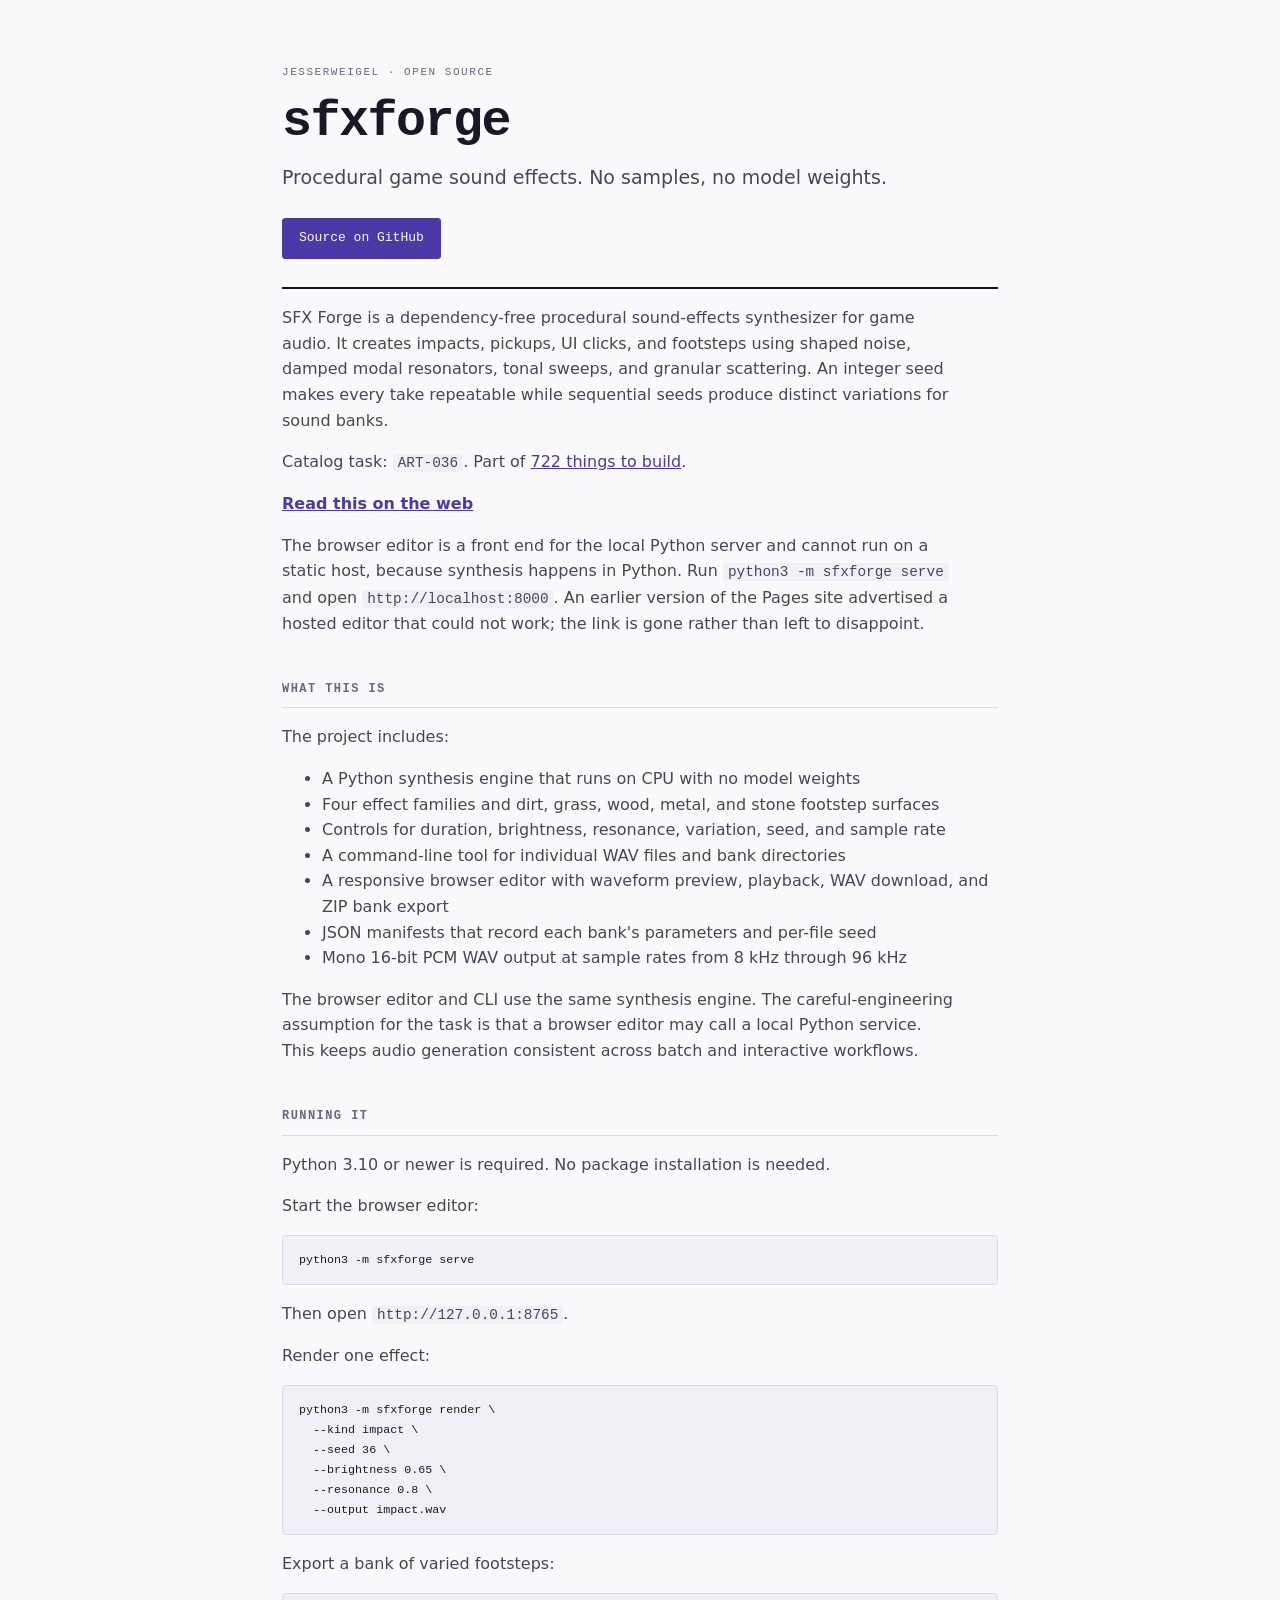
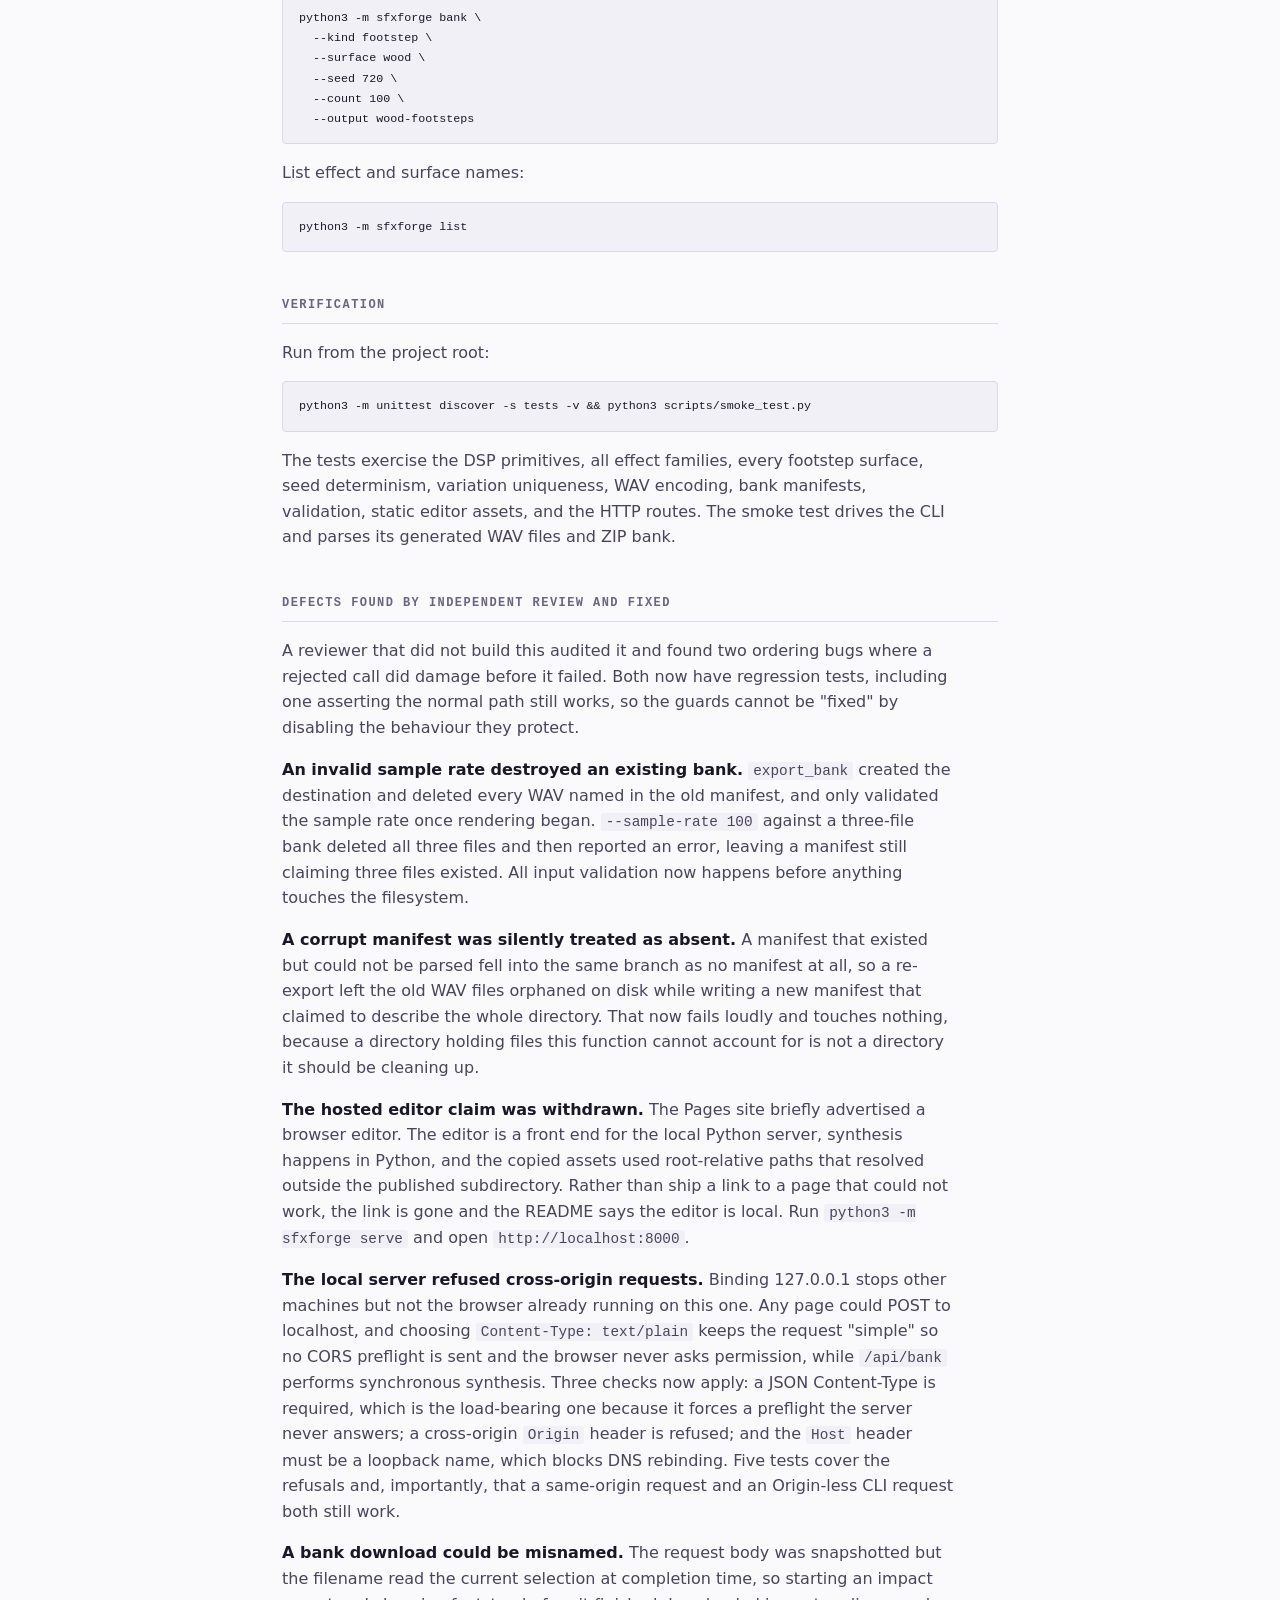
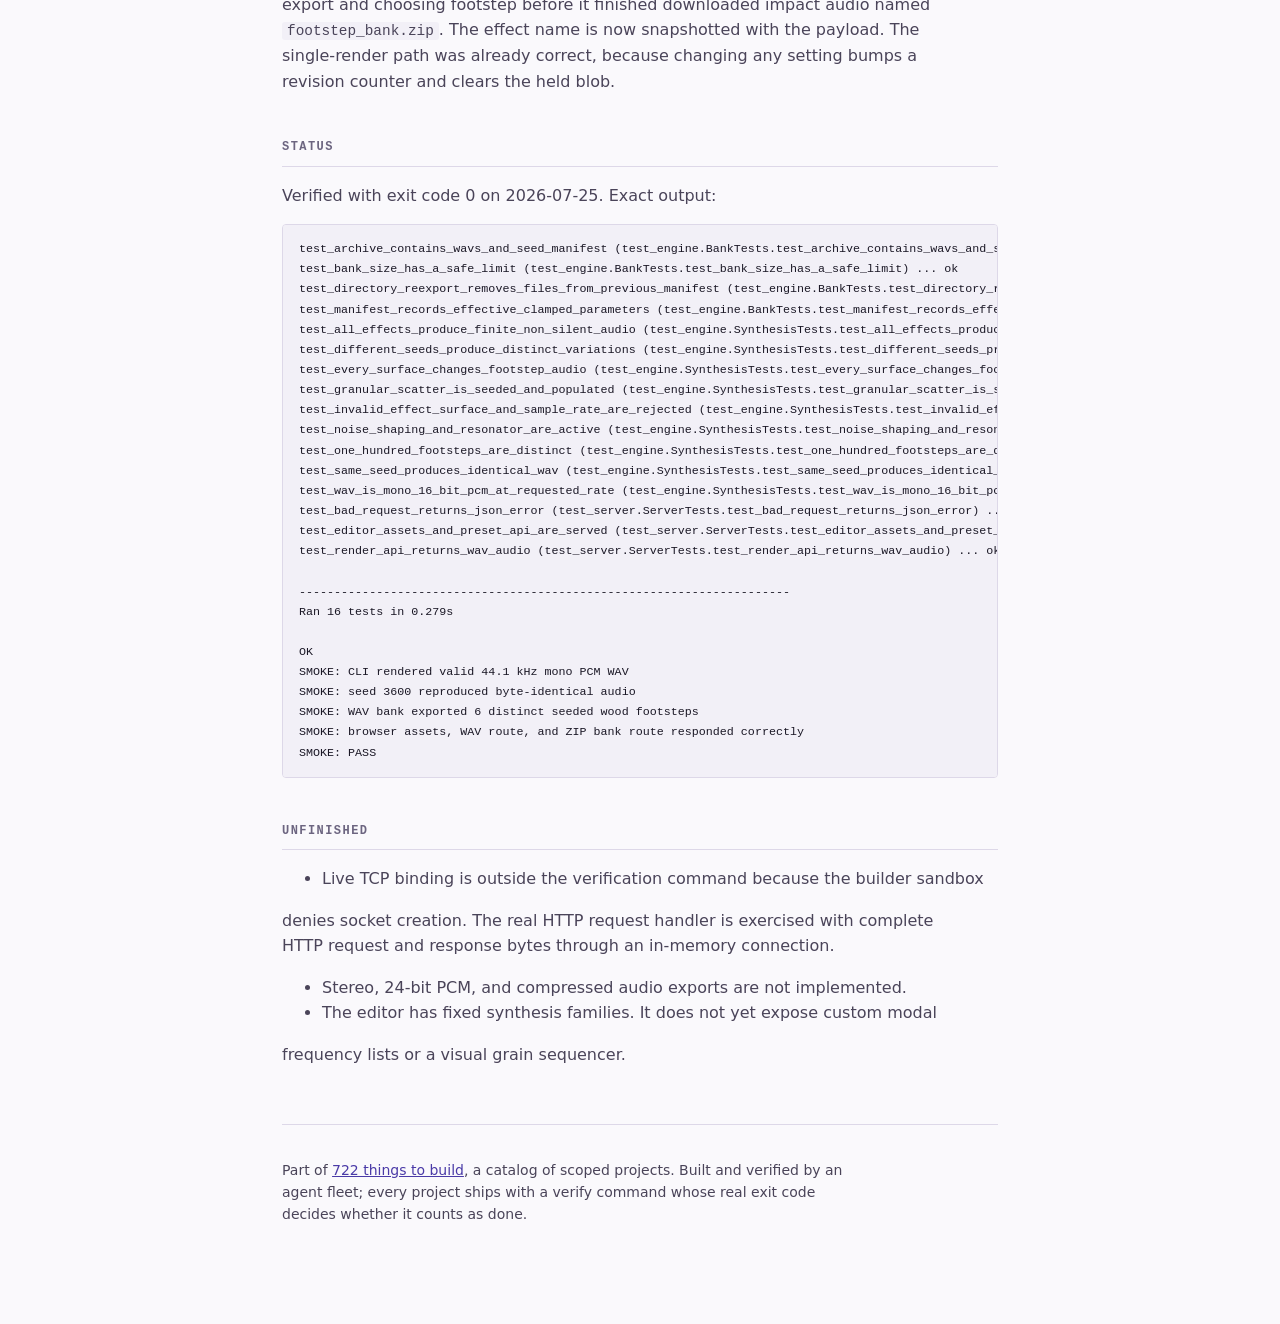
<file: docs/index.html>
<!doctype html>
<!-- generated by tools/make_pages.py -->
<html lang="en">
<head>
<meta charset="utf-8">
<meta name="viewport" content="width=device-width, initial-scale=1">
<title>sfxforge</title>
<meta name="description" content="Procedural game sound effects. No samples, no model weights.">
<style>
:root{color-scheme:light;--bg:#FAF9FC;--bg2:#F2F0F7;--ink:#1B1826;--ink2:#4A4459;
--ink3:#6C6580;--rule:#DDD8E8;--accent:#4A3AA7;--code:#F2F0F7;
--mono:ui-monospace,"SF Mono","Cascadia Mono","Roboto Mono",Menlo,Consolas,monospace;
--sans:ui-sans-serif,system-ui,-apple-system,"Segoe UI",Roboto,sans-serif}
@media(prefers-color-scheme:dark){:root:where(:not([data-theme=light])){color-scheme:dark;
--bg:#17151C;--bg2:#1F1C27;--ink:#EDE9F5;--ink2:#B9B2C9;--ink3:#948CA6;--rule:#322D3E;
--accent:#9085E9;--code:#1F1C27}}
:root[data-theme=dark]{color-scheme:dark;--bg:#17151C;--bg2:#1F1C27;--ink:#EDE9F5;
--ink2:#B9B2C9;--ink3:#948CA6;--rule:#322D3E;--accent:#9085E9;--code:#1F1C27}
*{box-sizing:border-box}
body{margin:0;background:var(--bg);color:var(--ink);font-family:var(--sans);
font-size:16px;line-height:1.6;-webkit-font-smoothing:antialiased}
.wrap{max-width:760px;margin:0 auto;padding:0 22px 90px}
header{padding:64px 0 28px;border-bottom:2px solid var(--ink)}
.eyebrow{font-family:var(--mono);font-size:11px;letter-spacing:.14em;text-transform:uppercase;
color:var(--ink3);margin:0 0 14px}
h1{font-family:var(--mono);font-weight:600;font-size:clamp(30px,5.5vw,50px);line-height:1.05;
letter-spacing:-.03em;margin:0 0 14px;text-wrap:balance}
.tag{font-size:19px;color:var(--ink2);margin:0;max-width:58ch}
.cta{display:flex;flex-wrap:wrap;gap:10px;margin-top:26px}
.btn{font-family:var(--mono);font-size:13px;text-decoration:none;padding:9px 16px;
border:1px solid var(--rule);border-radius:3px;color:var(--ink);background:var(--bg2)}
.btn.primary{background:var(--accent);border-color:var(--accent);color:var(--bg)}
.btn:hover{border-color:var(--accent);color:var(--accent)}
.btn.primary:hover{color:var(--bg);opacity:.9}
h2{font-family:var(--mono);font-size:12px;letter-spacing:.12em;text-transform:uppercase;
color:var(--ink3);font-weight:600;margin:44px 0 14px;padding-bottom:8px;
border-bottom:1px solid var(--rule)}
h3{font-size:17px;margin:26px 0 8px}
p,li{color:var(--ink2)}p{max-width:66ch}
strong{color:var(--ink)}
a{color:var(--accent)}
pre{background:var(--code);border:1px solid var(--rule);border-radius:4px;padding:14px 16px;
overflow-x:auto;font-family:var(--mono);font-size:13px;line-height:1.55;color:var(--ink)}
code{font-family:var(--mono);font-size:.9em;background:var(--code);padding:1px 5px;
border-radius:3px}
pre code{background:none;padding:0}
table{border-collapse:collapse;width:100%;font-size:14.5px;margin:14px 0;display:block;
overflow-x:auto}
th,td{text-align:left;padding:8px 14px 8px 0;border-bottom:1px solid var(--rule);
vertical-align:top}
th{font-family:var(--mono);font-size:10.5px;letter-spacing:.09em;text-transform:uppercase;
color:var(--ink3);font-weight:600;white-space:nowrap}
blockquote{margin:18px 0;padding:12px 18px;border-left:3px solid var(--accent);
background:var(--bg2);border-radius:0 4px 4px 0}
blockquote p{margin:0}
footer{margin-top:56px;padding-top:20px;border-top:1px solid var(--rule);
font-size:14px;color:var(--ink3)}
@media(prefers-reduced-motion:reduce){*{transition:none!important}}
</style>
</head>
<body>
<div class="wrap">
<header>
  <p class="eyebrow">JesseRWeigel &middot; open source</p>
  <h1>sfxforge</h1>
  <p class="tag">Procedural game sound effects. No samples, no model weights.</p>
  <div class="cta">
    
    <a class="btn primary" href="https://github.com/JesseRWeigel/sfxforge">Source on GitHub</a>
  </div>
</header>
<p>SFX Forge is a dependency-free procedural sound-effects synthesizer for game audio. It creates impacts, pickups, UI clicks, and footsteps using shaped noise, damped modal resonators, tonal sweeps, and granular scattering. An integer seed makes every take repeatable while sequential seeds produce distinct variations for sound banks.</p>
<p>Catalog task: <code>ART-036</code>. Part of <a href="https://github.com/JesseRWeigel/722-things-to-build">722 things to build</a>.</p>
<p><strong><a href="https://jesserweigel.github.io/sfxforge/">Read this on the web</a></strong></p>
<p>The browser editor is a front end for the local Python server and cannot run on a static host, because synthesis happens in Python. Run <code>python3 -m sfxforge serve</code> and open <code>http://localhost:8000</code>. An earlier version of the Pages site advertised a hosted editor that could not work; the link is gone rather than left to disappoint.</p>
<h2>What this is</h2>
<p>The project includes:</p>
<ul><li>A Python synthesis engine that runs on CPU with no model weights</li><li>Four effect families and dirt, grass, wood, metal, and stone footstep surfaces</li><li>Controls for duration, brightness, resonance, variation, seed, and sample rate</li><li>A command-line tool for individual WAV files and bank directories</li><li>A responsive browser editor with waveform preview, playback, WAV download, and ZIP bank export</li><li>JSON manifests that record each bank&#x27;s parameters and per-file seed</li><li>Mono 16-bit PCM WAV output at sample rates from 8 kHz through 96 kHz</li></ul>
<p>The browser editor and CLI use the same synthesis engine. The careful-engineering assumption for the task is that a browser editor may call a local Python service. This keeps audio generation consistent across batch and interactive workflows.</p>
<h2>Running it</h2>
<p>Python 3.10 or newer is required. No package installation is needed.</p>
<p>Start the browser editor:</p>
<pre><code>python3 -m sfxforge serve</code></pre>
<p>Then open <code>http://127.0.0.1:8765</code>.</p>
<p>Render one effect:</p>
<pre><code>python3 -m sfxforge render \
  --kind impact \
  --seed 36 \
  --brightness 0.65 \
  --resonance 0.8 \
  --output impact.wav</code></pre>
<p>Export a bank of varied footsteps:</p>
<pre><code>python3 -m sfxforge bank \
  --kind footstep \
  --surface wood \
  --seed 720 \
  --count 100 \
  --output wood-footsteps</code></pre>
<p>List effect and surface names:</p>
<pre><code>python3 -m sfxforge list</code></pre>
<h2>Verification</h2>
<p>Run from the project root:</p>
<pre><code>python3 -m unittest discover -s tests -v &amp;&amp; python3 scripts/smoke_test.py</code></pre>
<p>The tests exercise the DSP primitives, all effect families, every footstep surface, seed determinism, variation uniqueness, WAV encoding, bank manifests, validation, static editor assets, and the HTTP routes. The smoke test drives the CLI and parses its generated WAV files and ZIP bank.</p>
<h2>Defects found by independent review and fixed</h2>
<p>A reviewer that did not build this audited it and found two ordering bugs where a rejected call did damage before it failed. Both now have regression tests, including one asserting the normal path still works, so the guards cannot be &quot;fixed&quot; by disabling the behaviour they protect.</p>
<p><strong>An invalid sample rate destroyed an existing bank.</strong> <code>export_bank</code> created the destination and deleted every WAV named in the old manifest, and only validated the sample rate once rendering began. <code>--sample-rate 100</code> against a three-file bank deleted all three files and then reported an error, leaving a manifest still claiming three files existed. All input validation now happens before anything touches the filesystem.</p>
<p><strong>A corrupt manifest was silently treated as absent.</strong> A manifest that existed but could not be parsed fell into the same branch as no manifest at all, so a re-export left the old WAV files orphaned on disk while writing a new manifest that claimed to describe the whole directory. That now fails loudly and touches nothing, because a directory holding files this function cannot account for is not a directory it should be cleaning up.</p>
<p><strong>The hosted editor claim was withdrawn.</strong> The Pages site briefly advertised a browser editor. The editor is a front end for the local Python server, synthesis happens in Python, and the copied assets used root-relative paths that resolved outside the published subdirectory. Rather than ship a link to a page that could not work, the link is gone and the README says the editor is local. Run <code>python3 -m sfxforge serve</code> and open <code>http://localhost:8000</code>.</p>
<p><strong>The local server refused cross-origin requests.</strong> Binding 127.0.0.1 stops other machines but not the browser already running on this one. Any page could POST to localhost, and choosing <code>Content-Type: text/plain</code> keeps the request &quot;simple&quot; so no CORS preflight is sent and the browser never asks permission, while <code>/api/bank</code> performs synchronous synthesis. Three checks now apply: a JSON Content-Type is required, which is the load-bearing one because it forces a preflight the server never answers; a cross-origin <code>Origin</code> header is refused; and the <code>Host</code> header must be a loopback name, which blocks DNS rebinding. Five tests cover the refusals and, importantly, that a same-origin request and an Origin-less CLI request both still work.</p>
<p><strong>A bank download could be misnamed.</strong> The request body was snapshotted but the filename read the current selection at completion time, so starting an impact export and choosing footstep before it finished downloaded impact audio named <code>footstep_bank.zip</code>. The effect name is now snapshotted with the payload. The single-render path was already correct, because changing any setting bumps a revision counter and clears the held blob.</p>
<h2>Status</h2>
<p>Verified with exit code 0 on 2026-07-25. Exact output:</p>
<pre><code>test_archive_contains_wavs_and_seed_manifest (test_engine.BankTests.test_archive_contains_wavs_and_seed_manifest) ... ok
test_bank_size_has_a_safe_limit (test_engine.BankTests.test_bank_size_has_a_safe_limit) ... ok
test_directory_reexport_removes_files_from_previous_manifest (test_engine.BankTests.test_directory_reexport_removes_files_from_previous_manifest) ... ok
test_manifest_records_effective_clamped_parameters (test_engine.BankTests.test_manifest_records_effective_clamped_parameters) ... ok
test_all_effects_produce_finite_non_silent_audio (test_engine.SynthesisTests.test_all_effects_produce_finite_non_silent_audio) ... ok
test_different_seeds_produce_distinct_variations (test_engine.SynthesisTests.test_different_seeds_produce_distinct_variations) ... ok
test_every_surface_changes_footstep_audio (test_engine.SynthesisTests.test_every_surface_changes_footstep_audio) ... ok
test_granular_scatter_is_seeded_and_populated (test_engine.SynthesisTests.test_granular_scatter_is_seeded_and_populated) ... ok
test_invalid_effect_surface_and_sample_rate_are_rejected (test_engine.SynthesisTests.test_invalid_effect_surface_and_sample_rate_are_rejected) ... ok
test_noise_shaping_and_resonator_are_active (test_engine.SynthesisTests.test_noise_shaping_and_resonator_are_active) ... ok
test_one_hundred_footsteps_are_distinct (test_engine.SynthesisTests.test_one_hundred_footsteps_are_distinct) ... ok
test_same_seed_produces_identical_wav (test_engine.SynthesisTests.test_same_seed_produces_identical_wav) ... ok
test_wav_is_mono_16_bit_pcm_at_requested_rate (test_engine.SynthesisTests.test_wav_is_mono_16_bit_pcm_at_requested_rate) ... ok
test_bad_request_returns_json_error (test_server.ServerTests.test_bad_request_returns_json_error) ... ok
test_editor_assets_and_preset_api_are_served (test_server.ServerTests.test_editor_assets_and_preset_api_are_served) ... ok
test_render_api_returns_wav_audio (test_server.ServerTests.test_render_api_returns_wav_audio) ... ok

----------------------------------------------------------------------
Ran 16 tests in 0.279s

OK
SMOKE: CLI rendered valid 44.1 kHz mono PCM WAV
SMOKE: seed 3600 reproduced byte-identical audio
SMOKE: WAV bank exported 6 distinct seeded wood footsteps
SMOKE: browser assets, WAV route, and ZIP bank route responded correctly
SMOKE: PASS</code></pre>
<h2>Unfinished</h2>
<ul><li>Live TCP binding is outside the verification command because the builder sandbox</li></ul>
<p>  denies socket creation. The real HTTP request handler is exercised with complete   HTTP request and response bytes through an in-memory connection.</p>
<ul><li>Stereo, 24-bit PCM, and compressed audio exports are not implemented.</li><li>The editor has fixed synthesis families. It does not yet expose custom modal</li></ul>
<p>  frequency lists or a visual grain sequencer.</p>
<footer>
  <p>Part of <a href="https://github.com/JesseRWeigel/722-things-to-build">722 things to
  build</a>, a catalog of scoped projects. Built and verified by an agent fleet; every
  project ships with a verify command whose real exit code decides whether it counts
  as done.</p>
</footer>
</div>
</body>
</html>
</file>
